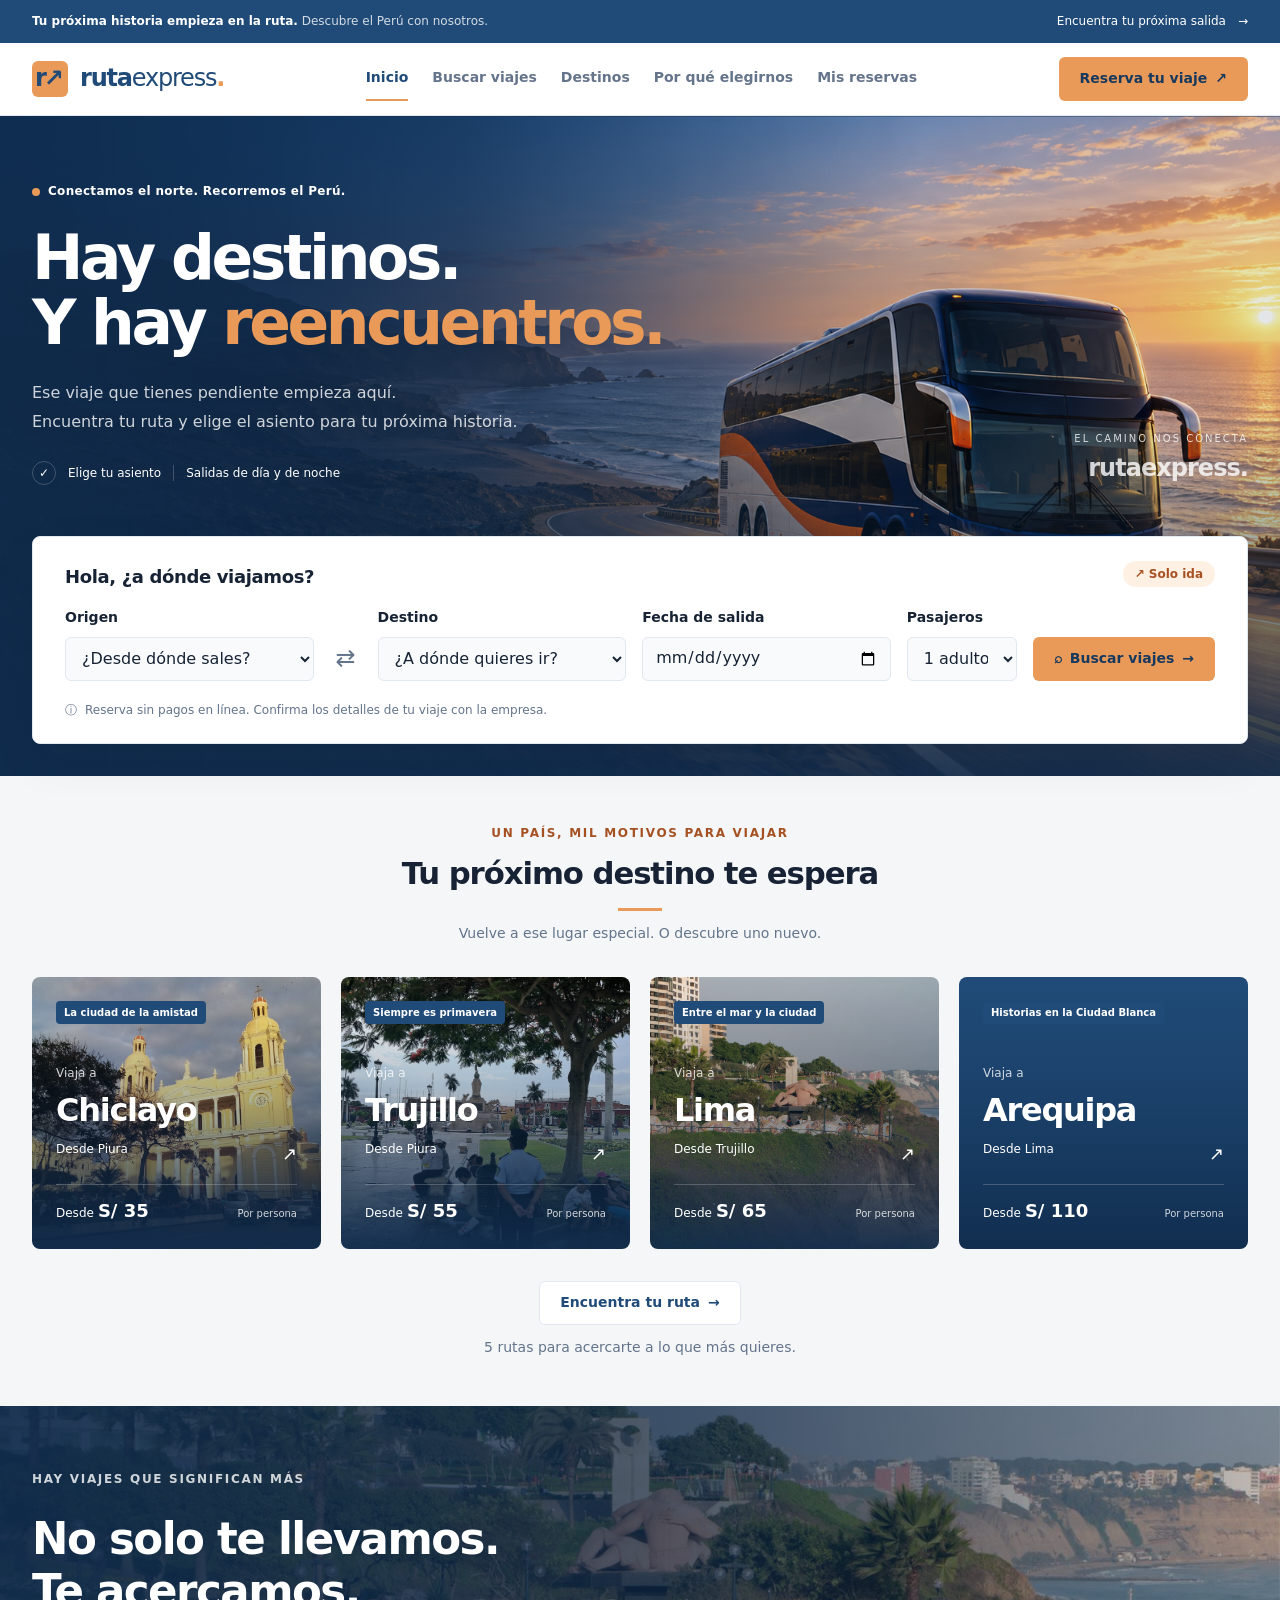
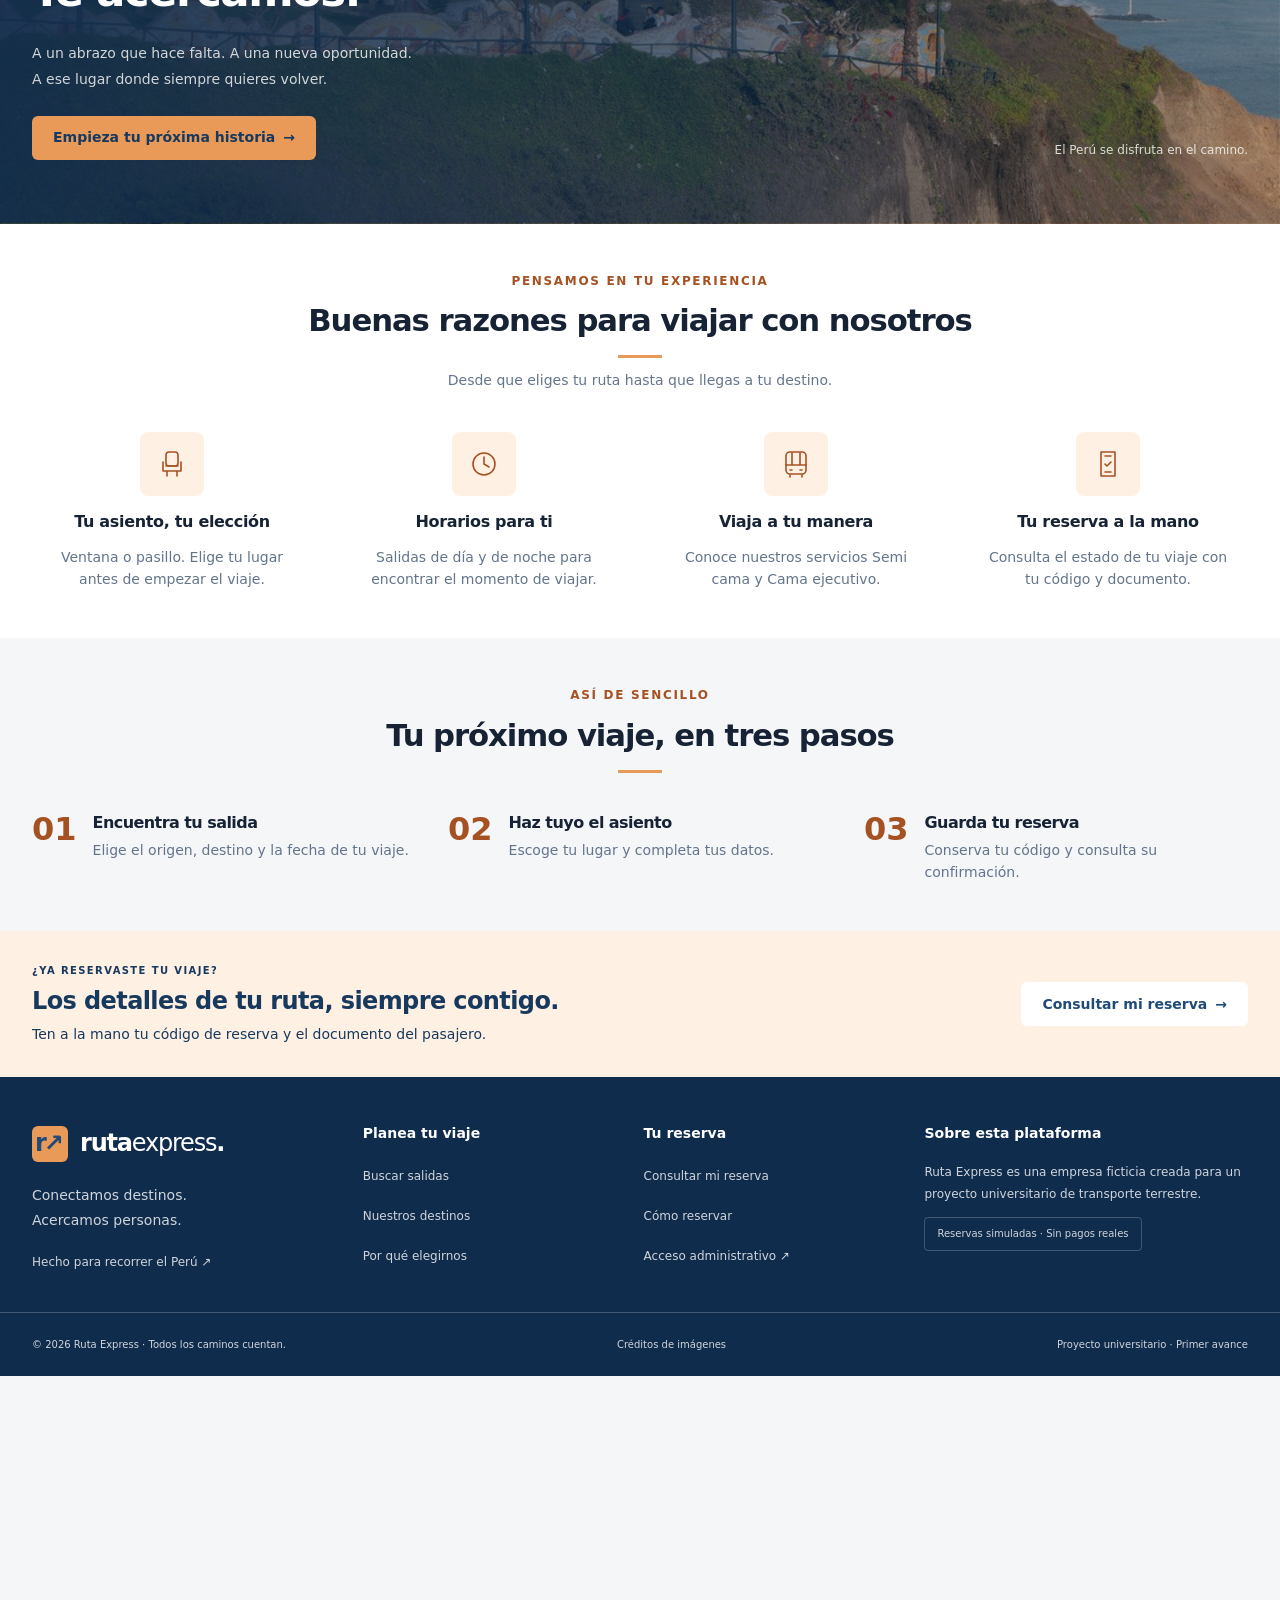
<file: index.html>
<!doctype html>
<html lang="es-PE">
  <head>
    <meta charset="UTF-8" />
    <meta name="viewport" content="width=device-width, initial-scale=1" />
    <meta http-equiv="refresh" content="0;url=cliente/index.html" />
    <title>Ruta Express</title>
  </head>
  <body>
    <p><a href="cliente/index.html">Abrir Ruta Express · Web del cliente</a></p>
    <p><a href="admin/index.html">Abrir panel administrativo</a></p>
  </body>
</html>
</file>
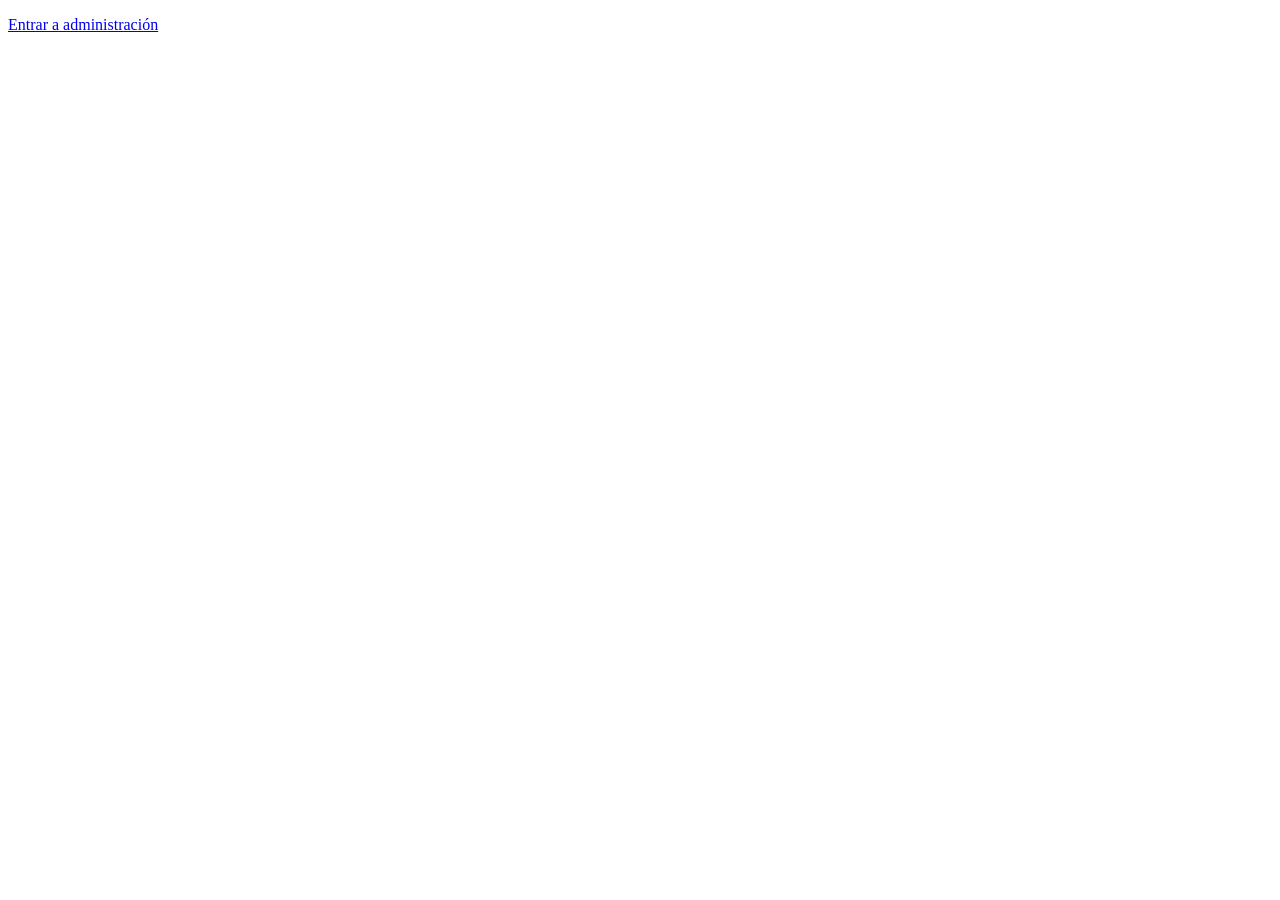
<file: admin/index.html>
<!doctype html>
<html lang="es-PE">
<head>
  <meta charset="UTF-8">
  <meta name="viewport" content="width=device-width, initial-scale=1">
  <meta http-equiv="refresh" content="0;url=index.php">
  <title>Administración · Ruta Express</title>
</head>
<body><p><a href="index.php">Entrar a administración</a></p></body>
</html>
</file>
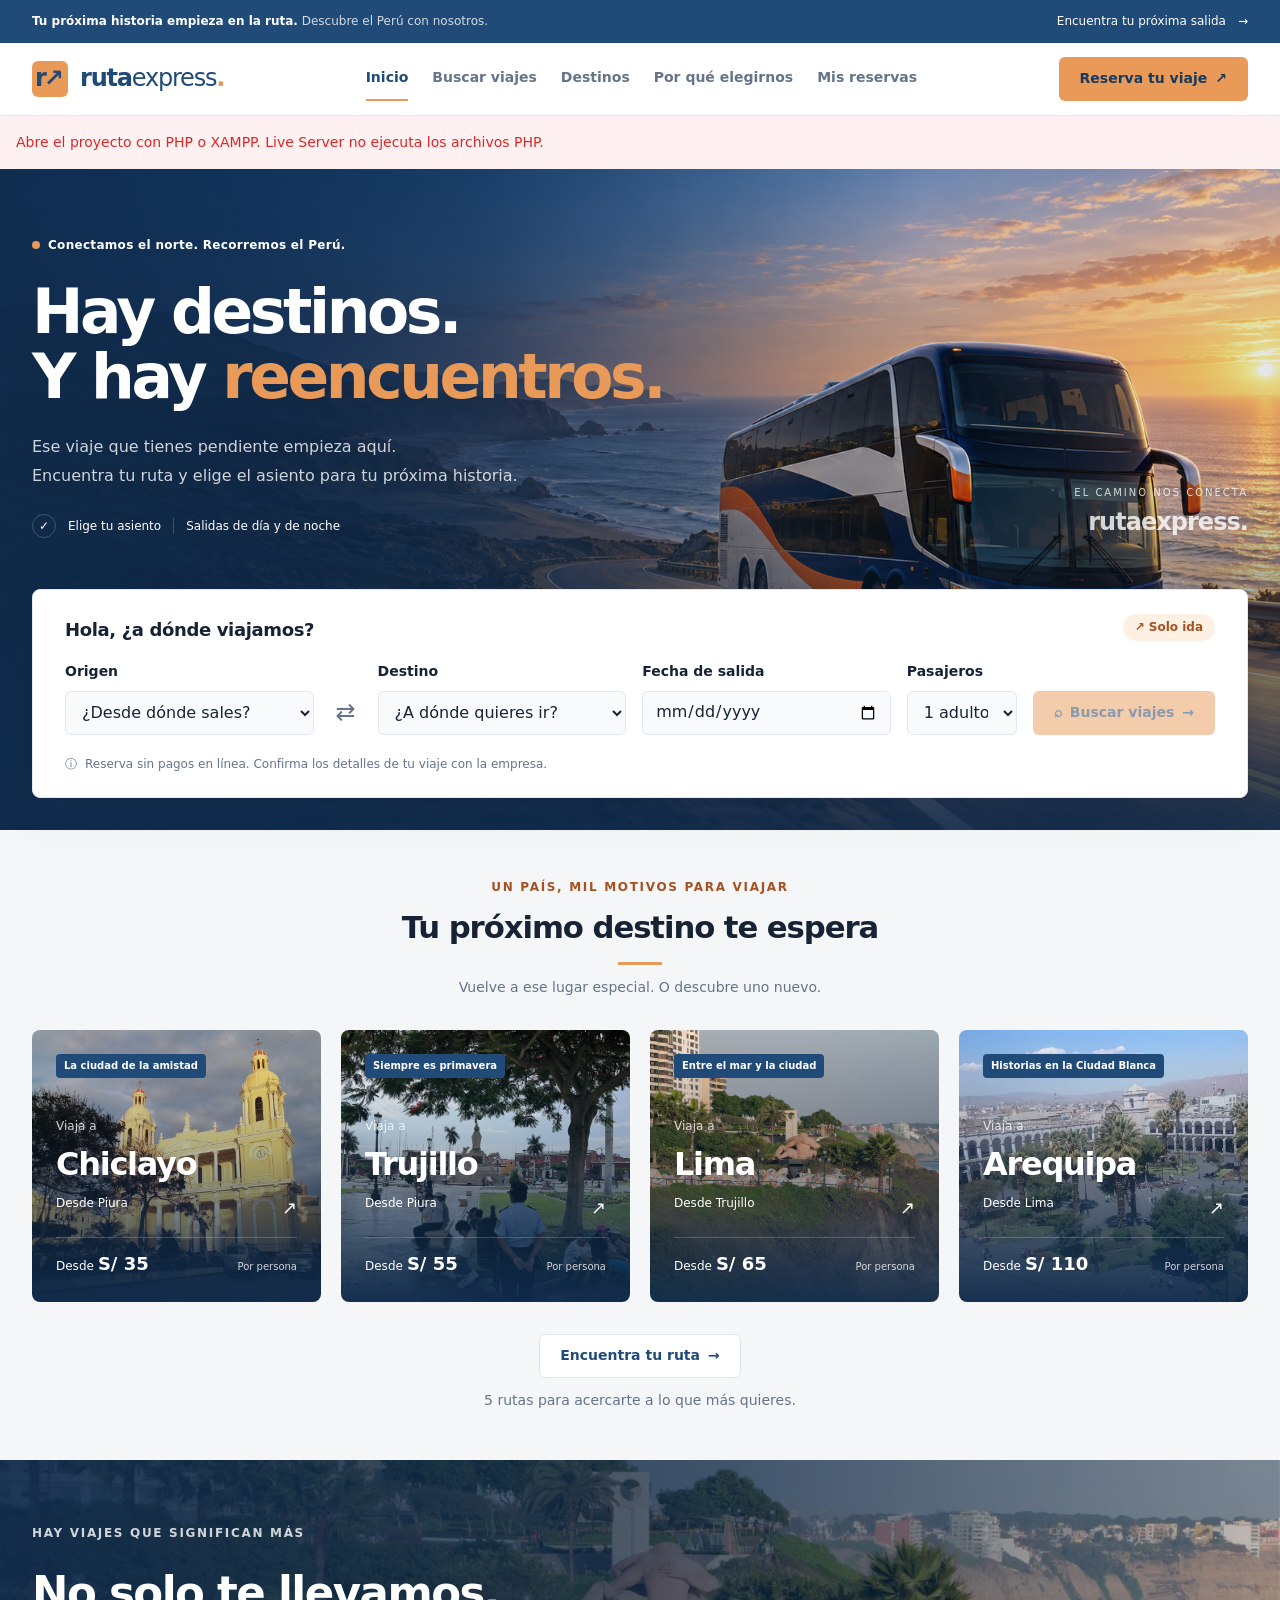
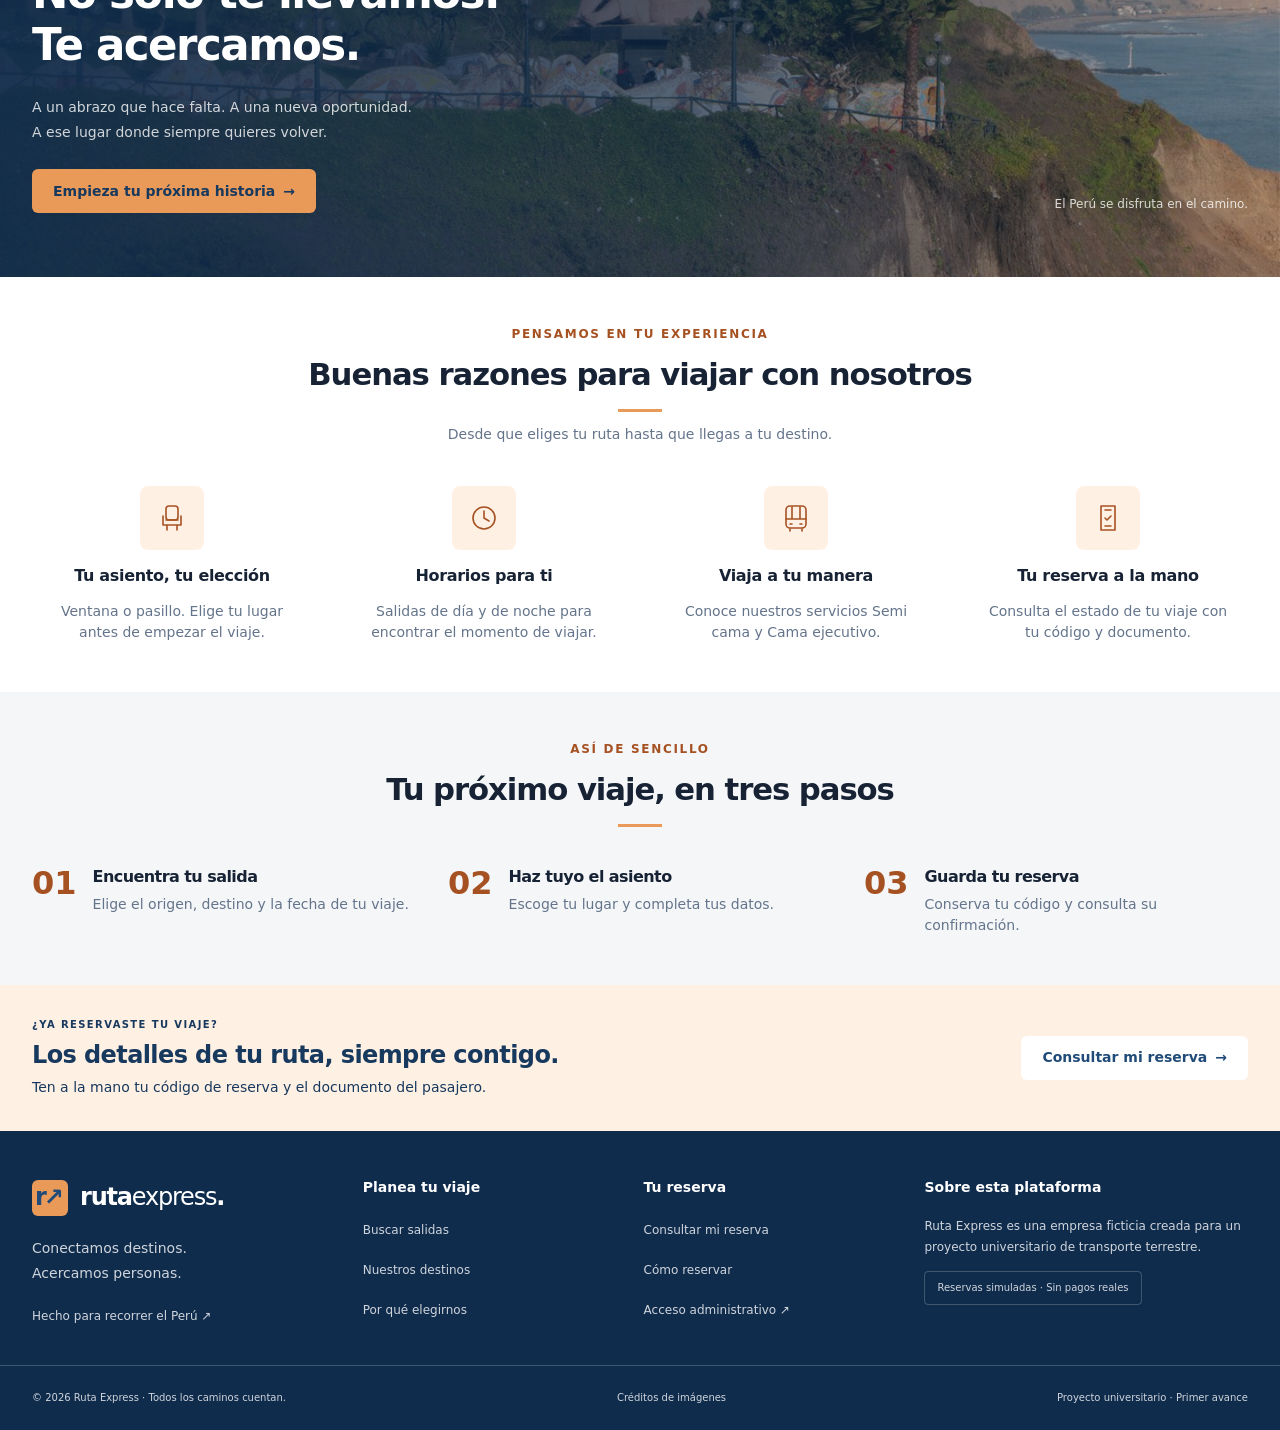
<file: cliente/index.html>
<!doctype html>
<html lang="es-PE">
  <head>
    <meta charset="UTF-8" />
    <meta name="viewport" content="width=device-width, initial-scale=1" />
    <meta
      name="description"
      content="Reserva tu próximo viaje por el Perú con Ruta Express. Demostración universitaria de reservas de transporte terrestre."
    />
    <title>Ruta Express · Tu próximo destino empieza aquí</title>
    <link rel="icon" href="../assets/img/favicon.svg" type="image/svg+xml" />
    <link rel="stylesheet" href="../shared/css/reset.css" />
    <link rel="stylesheet" href="../shared/css/tokens.css" />
    <link rel="stylesheet" href="../shared/css/layout.css" />
    <link rel="stylesheet" href="../shared/css/utilities.css" />
    <link rel="stylesheet" href="../shared/css/components.css" />
    <link rel="stylesheet" href="css/styles.css" />
    <script type="module" src="js/cliente.js"></script>
  </head>
  <body>
    <a class="skip-link btn btn--primary" href="#main">Saltar al contenido</a>
    <div class="announcement">
      <div class="container announcement__inner">
        <span
          ><strong>Tu próxima historia empieza en la ruta.</strong> Descubre el
          Perú con nosotros.</span
        ><a href="#buscar"
          >Encuentra tu próxima salida <span aria-hidden="true">→</span></a
        >
      </div>
    </div>
    <header class="site-header">
      <div class="container site-header__inner">
        <a href="#inicio" class="brand" aria-label="Ruta Express, inicio"
          ><span class="brand__mark" aria-hidden="true">r↗</span
          ><span
            >ruta<span class="brand__suffix">express</span
            ><span class="brand__dot">.</span></span
          ></a
        >
        <nav aria-label="Navegación principal" class="site-nav">
          <a href="#inicio" data-nav="inicio" aria-current="page">Inicio</a>
          <a href="#buscar" data-nav="buscar">Buscar viajes</a>
          <a href="#destinos" data-nav="destinos">Destinos</a>
          <a href="#beneficios" data-nav="beneficios">Por qué elegirnos</a>
          <a href="#mis-reservas" data-nav="mis-reservas">Mis reservas</a>
        </nav>
        <a href="#buscar" class="btn btn--orange header-booking"
          >Reserva tu viaje <span aria-hidden="true">↗</span></a
        >
      </div>
    </header>
    <main id="main">
      <div class="container" id="app-notice" role="alert" hidden></div>
      <section id="home-view">
        <div class="hero-shell">
          <section class="container hero" aria-labelledby="hero-title">
            <div class="hero__copy">
              <span class="hero__label"
                ><span class="hero__label-dot" aria-hidden="true"></span>
                Conectamos el norte. Recorremos el Perú.</span
              >
              <h1 id="hero-title">
                Hay destinos.<br />Y hay <span>reencuentros.</span>
              </h1>
              <p>
                Ese viaje que tienes pendiente empieza aquí.<br
                  class="desktop-break"
                />
                Encuentra tu ruta y elige el asiento para tu próxima historia.
              </p>
              <div class="hero__trust">
                <span class="trust-icon" aria-hidden="true">✓</span
                ><span>Elige tu asiento</span
                ><span class="hero__trust-line" aria-hidden="true"></span
                ><span>Salidas de día y de noche</span>
              </div>
            </div>
            <div class="hero__signature" aria-hidden="true">
              <span>EL CAMINO NOS CONECTA</span><strong>rutaexpress.</strong>
            </div>
          </section>
          <section
            class="container search-section"
            id="buscar"
            aria-labelledby="search-title"
          >
            <div class="search-panel">
              <div class="section-heading">
                <h2 id="search-title">Hola, ¿a dónde viajamos?</h2>
                <span class="search-panel__type">↗ Solo ida</span>
              </div>
              <form id="search-form" class="search-form" novalidate>
                <div class="field search-form__field">
                  <label for="origin">Origen</label
                  ><select
                    id="origin"
                    name="origen"
                    required
                    aria-describedby="origin-error"
                  >
                    <option value="">¿Desde dónde sales?</option></select
                  ><span class="field-error" id="origin-error"></span>
                </div>
                <div class="field search-form__swap">
                  <span class="field-spacer" aria-hidden="true">↔</span
                  ><button
                    class="swap-button"
                    type="button"
                    id="swap-cities"
                    aria-label="Intercambiar origen y destino"
                  >
                    ⇄
                  </button>
                </div>
                <div class="field search-form__field">
                  <label for="destination">Destino</label
                  ><select
                    id="destination"
                    name="destino"
                    required
                    aria-describedby="destination-error"
                  >
                    <option value="">¿A dónde quieres ir?</option></select
                  ><span class="field-error" id="destination-error"></span>
                </div>
                <div class="field search-form__field">
                  <label for="departure-date">Fecha de salida</label
                  ><input
                    id="departure-date"
                    type="date"
                    name="fecha"
                    required
                    aria-describedby="departure-date-error"
                  /><span class="field-error" id="departure-date-error"></span>
                </div>
                <div class="field search-form__passengers">
                  <label for="passengers">Pasajeros</label
                  ><select
                    id="passengers"
                    name="pasajeros"
                    aria-describedby="passengers-help"
                  >
                    <option value="1">1 adulto</option></select
                  ><span class="sr-only" id="passengers-help"
                    >Una persona por reserva en esta demostración.</span
                  >
                </div>
                <div class="field search-form__action">
                  <span class="field-spacer" aria-hidden="true">Buscar</span
                  ><button
                    type="submit"
                    class="btn btn--orange search-form__button"
                  >
                    <span aria-hidden="true">⌕</span> Buscar viajes
                    <span aria-hidden="true">→</span>
                  </button>
                </div>
              </form>
              <p class="search-panel__note">
                <span aria-hidden="true">ⓘ</span> Reserva sin pagos en línea.
                Confirma los detalles de tu viaje con la empresa.
              </p>
            </div>
          </section>
        </div>
        <section
          id="results-section"
          class="container section stack"
          aria-labelledby="results-title"
          hidden
        >
          <div class="section-heading">
            <div>
              <span class="eyebrow muted">Elige cómo quieres viajar</span>
              <h2 id="results-title" tabindex="-1">Tus próximas salidas</h2>
              <p class="muted small" id="results-count" role="status"></p>
            </div>
            <span class="badge">Precios en soles · Por persona</span>
          </div>
          <div id="trip-results" class="stack" aria-live="polite"></div>
        </section>
        <section
          class="container section stack destinations-section"
          id="destinos"
          aria-labelledby="destinations-title"
        >
          <div class="section-heading section-heading--center">
            <div>
              <span class="eyebrow section-kicker"
                >Un país, mil motivos para viajar</span
              >
              <h2 id="destinations-title">Tu próximo destino te espera</h2>
              <p class="muted small">
                Vuelve a ese lugar especial. O descubre uno nuevo.
              </p>
            </div>
          </div>
          <div class="destination-grid">
            <button
              class="destination-card destination-card--chiclayo"
              type="button"
              data-origin="Piura"
              data-destination="Chiclayo"
            >
              <span class="destination-card__tag">La ciudad de la amistad</span
              ><span class="destination-card__content"
                ><span class="small">Viaja a</span><strong>Chiclayo</strong
                ><span
                  >Desde Piura <span aria-hidden="true">↗</span></span
                ></span
              ><span class="destination-card__price"
                >Desde <strong>S/ 35</strong><span>Por persona</span></span
              >
            </button>
            <button
              class="destination-card destination-card--trujillo"
              type="button"
              data-origin="Piura"
              data-destination="Trujillo"
            >
              <span class="destination-card__tag">Siempre es primavera</span
              ><span class="destination-card__content"
                ><span class="small">Viaja a</span><strong>Trujillo</strong
                ><span
                  >Desde Piura <span aria-hidden="true">↗</span></span
                ></span
              ><span class="destination-card__price"
                >Desde <strong>S/ 55</strong><span>Por persona</span></span
              >
            </button>
            <button
              class="destination-card destination-card--lima"
              type="button"
              data-origin="Trujillo"
              data-destination="Lima"
            >
              <span class="destination-card__tag">Entre el mar y la ciudad</span
              ><span class="destination-card__content"
                ><span class="small">Viaja a</span><strong>Lima</strong
                ><span
                  >Desde Trujillo <span aria-hidden="true">↗</span></span
                ></span
              ><span class="destination-card__price"
                >Desde <strong>S/ 65</strong><span>Por persona</span></span
              >
            </button>
            <button
              class="destination-card destination-card--arequipa"
              type="button"
              data-origin="Lima"
              data-destination="Arequipa"
            >
              <span class="destination-card__tag"
                >Historias en la Ciudad Blanca</span
              ><span class="destination-card__content"
                ><span class="small">Viaja a</span><strong>Arequipa</strong
                ><span>Desde Lima <span aria-hidden="true">↗</span></span></span
              ><span class="destination-card__price"
                >Desde <strong>S/ 110</strong><span>Por persona</span></span
              >
            </button>
          </div>
          <div class="destinations-action">
            <a class="btn btn--secondary" href="#buscar"
              >Encuentra tu ruta <span aria-hidden="true">→</span></a
            ><span class="muted small"
              >5 rutas para acercarte a lo que más quieres.</span
            >
          </div>
        </section>
        <section class="travel-story" aria-labelledby="story-title">
          <div class="container travel-story__inner">
            <div class="travel-story__copy">
              <span class="eyebrow">Hay viajes que significan más</span>
              <h2 id="story-title">No solo te llevamos.<br />Te acercamos.</h2>
              <p>
                A un abrazo que hace falta. A una nueva oportunidad.<br
                  class="desktop-break"
                />
                A ese lugar donde siempre quieres volver.
              </p>
              <a class="btn btn--orange" href="#buscar"
                >Empieza tu próxima historia
                <span aria-hidden="true">→</span></a
              >
            </div>
            <span class="travel-story__caption"
              >El Perú se disfruta en el camino.</span
            >
          </div>
        </section>
        <section
          class="benefits-section"
          id="beneficios"
          aria-labelledby="benefits-title"
        >
          <div class="container stack">
            <div class="section-heading section-heading--center">
              <div>
                <span class="eyebrow section-kicker"
                  >Pensamos en tu experiencia</span
                >
                <h2 id="benefits-title">
                  Buenas razones para viajar con nosotros
                </h2>
                <p class="muted small">
                  Desde que eliges tu ruta hasta que llegas a tu destino.
                </p>
              </div>
            </div>
            <div class="benefits-layout">
              <div class="benefit">
                <span class="benefit__icon" aria-hidden="true"
                  ><svg viewBox="0 0 32 32" fill="none">
                    <rect x="10" y="4" width="12" height="14" rx="3" />
                    <path d="M7 14v9h18v-9M11 23v5m10-5v5M10 18h12" /></svg
                ></span>
                <h3>Tu asiento, tu elección</h3>
                <p>
                  Ventana o pasillo. Elige tu lugar antes de empezar el viaje.
                </p>
              </div>
              <div class="benefit">
                <span class="benefit__icon" aria-hidden="true"
                  ><svg viewBox="0 0 32 32" fill="none">
                    <circle cx="16" cy="16" r="11" />
                    <path d="M16 9v7l5 3" /></svg
                ></span>
                <h3>Horarios para ti</h3>
                <p>
                  Salidas de día y de noche para encontrar el momento de viajar.
                </p>
              </div>
              <div class="benefit">
                <span class="benefit__icon" aria-hidden="true"
                  ><svg viewBox="0 0 32 32" fill="none">
                    <rect x="6" y="4" width="20" height="22" rx="4" />
                    <path
                      d="M6 17h20M12 5v12M20 5v12M10 22h2m8 0h2M10 27v2m12-2v2"
                    /></svg
                ></span>
                <h3>Viaja a tu manera</h3>
                <p>Conoce nuestros servicios Semi cama y Cama ejecutivo.</p>
              </div>
              <div class="benefit">
                <span class="benefit__icon" aria-hidden="true">
                  <svg viewBox="0 0 32 32" fill="none">
                    <path d="M9 4h14v24H9zM13 8h6m-6 16h6M13 16l2 2 4-4" /></svg
                ></span>
                <h3>Tu reserva a la mano</h3>
                <p>Consulta el estado de tu viaje con tu código y documento.</p>
              </div>
            </div>
          </div>
        </section>
        <section
          class="booking-guide section"
          id="como-reservar"
          aria-labelledby="guide-title"
        >
          <div class="container stack">
            <div class="section-heading section-heading--center">
              <div>
                <span class="eyebrow section-kicker">Así de sencillo</span>
                <h2 id="guide-title">Tu próximo viaje, en tres pasos</h2>
              </div>
            </div>
            <ol class="booking-guide__steps">
              <li>
                <span class="booking-guide__number">01</span>
                <div>
                  <h3>Encuentra tu salida</h3>
                  <p>Elige el origen, destino y la fecha de tu viaje.</p>
                </div>
              </li>
              <li>
                <span class="booking-guide__number">02</span>
                <div>
                  <h3>Haz tuyo el asiento</h3>
                  <p>Escoge tu lugar y completa tus datos.</p>
                </div>
              </li>
              <li>
                <span class="booking-guide__number">03</span>
                <div>
                  <h3>Guarda tu reserva</h3>
                  <p>Conserva tu código y consulta su confirmación.</p>
                </div>
              </li>
            </ol>
          </div>
        </section>
        <section class="reservation-help" aria-labelledby="help-title">
          <div class="container reservation-help__inner">
            <div>
              <span class="eyebrow">¿Ya reservaste tu viaje?</span>
              <h2 id="help-title">Los detalles de tu ruta, siempre contigo.</h2>
              <p>
                Ten a la mano tu código de reserva y el documento del pasajero.
              </p>
            </div>
            <a class="btn btn--light" href="#mis-reservas"
              >Consultar mi reserva <span aria-hidden="true">→</span></a
            >
          </div>
        </section>
      </section>
      <section
        id="booking-view"
        class="container section stack"
        aria-labelledby="booking-title"
        hidden
      >
        <div class="section-heading">
          <div>
            <span class="eyebrow muted">Un paso más cerca</span>
            <h1 id="booking-title" tabindex="-1">Haz tuyo el viaje</h1>
            <p class="muted">Elige tu asiento y completa tus datos.</p>
          </div>
          <button id="back-results" class="btn btn--secondary" type="button">
            ← Volver a los viajes
          </button>
        </div>
        <ol class="booking-steps" aria-label="Pasos de la reserva">
          <li class="is-current"><span>1</span> Asiento y pasajero</li>
          <li><span>2</span> Revisión</li>
          <li><span>3</span> Reserva lista</li>
        </ol>
        <div id="booking-alert" class="alert" role="alert" hidden></div>
        <div class="split">
          <div class="stack">
            <section class="card" aria-labelledby="seat-title">
              <div class="section-heading">
                <div>
                  <h2 id="seat-title">01. Elige tu asiento</h2>
                  <p class="muted small">
                    Un asiento por reserva · Distribución 2 + 2
                  </p>
                </div>
                <span class="badge" id="available-count"></span>
              </div>
              <div class="seat-selector">
                <span class="small muted">Frente del bus · Conductor ↗</span>
                <div
                  class="seat-grid"
                  id="seat-grid"
                  role="group"
                  aria-label="Selecciona un asiento"
                ></div>
                <div class="seat-legend">
                  <span
                    ><i class="swatch" aria-hidden="true"></i>Disponible</span
                  ><span
                    ><i class="swatch swatch--occupied" aria-hidden="true"></i
                    >Ocupado</span
                  ><span
                    ><i class="swatch swatch--selected" aria-hidden="true"></i
                    >Tu asiento</span
                  >
                </div>
              </div>
            </section>
            <section class="card" aria-labelledby="passenger-title">
              <div class="stack gap-2">
                <h2 id="passenger-title">02. Datos del pasajero</h2>
                <p class="muted small">
                  Ingresa tus datos tal como aparecen en tu documento. Todos los
                  campos son obligatorios.
                </p>
              </div>
              <form id="passenger-form" class="stack" novalidate>
                <div class="form-row">
                  <div class="field">
                    <label for="document-type">Tipo de documento</label
                    ><select
                      id="document-type"
                      name="tipoDocumento"
                      required
                      aria-describedby="document-type-error"
                    >
                      <option value="DNI">DNI</option>
                      <option value="CE">Carné de extranjería</option></select
                    ><span class="field-error" id="document-type-error"></span>
                  </div>
                  <div class="field">
                    <label for="document-number">Número de documento</label
                    ><input
                      id="document-number"
                      name="numeroDocumento"
                      inputmode="numeric"
                      maxlength="12"
                      required
                      autocomplete="off"
                      placeholder="Ej. 12345678"
                      aria-describedby="document-number-error"
                    /><span
                      class="field-error"
                      id="document-number-error"
                    ></span>
                  </div>
                </div>
                <div class="form-row">
                  <div class="field">
                    <label for="first-name">Nombres</label
                    ><input
                      id="first-name"
                      name="nombres"
                      required
                      maxlength="70"
                      autocomplete="given-name"
                      placeholder="Tus nombres"
                      aria-describedby="first-name-error"
                    /><span class="field-error" id="first-name-error"></span>
                  </div>
                  <div class="field">
                    <label for="last-name">Apellidos</label
                    ><input
                      id="last-name"
                      name="apellidos"
                      required
                      maxlength="70"
                      autocomplete="family-name"
                      placeholder="Tus apellidos"
                      aria-describedby="last-name-error"
                    /><span class="field-error" id="last-name-error"></span>
                  </div>
                </div>
                <div class="form-row">
                  <div class="field">
                    <label for="phone">Celular</label
                    ><input
                      id="phone"
                      name="telefono"
                      type="tel"
                      inputmode="numeric"
                      required
                      maxlength="9"
                      autocomplete="tel-national"
                      placeholder="Ej. 987654321"
                      aria-describedby="phone-error"
                    /><span class="field-error" id="phone-error"></span>
                  </div>
                  <div class="field">
                    <label for="email">Correo electrónico</label
                    ><input
                      id="email"
                      name="correo"
                      type="email"
                      required
                      maxlength="120"
                      autocomplete="email"
                      placeholder="tu@correo.com"
                      aria-describedby="email-error"
                    /><span class="field-error" id="email-error"></span>
                  </div>
                </div>
                <p class="small muted">
                  Estos datos identifican al pasajero y se guardan con su
                  reserva en la base de datos.
                </p>
                <button class="btn btn--primary" type="submit">
                  Revisar mi reserva →
                </button>
              </form>
            </section>
          </div>
          <aside class="card booking-summary" aria-labelledby="summary-title">
            <h2 id="summary-title">Tu viaje</h2>
            <div id="booking-summary" class="stack"></div>
            <div class="alert">
              Reserva simulada. No se realizará ningún cobro.
            </div>
          </aside>
        </div>
      </section>
      <section
        id="ticket-view"
        class="container section stack"
        aria-labelledby="confirmation-title"
        hidden
      >
        <div class="confirmation-heading">
          <span class="confirmation-icon" aria-hidden="true">✓</span
          ><span class="eyebrow">El viaje empieza aquí</span>
          <h1 id="confirmation-title" tabindex="-1">¡Tu reserva está lista!</h1>
          <p class="muted">
            Está pendiente de confirmación por la empresa. No has realizado
            ningún pago.
          </p>
        </div>
        <div id="ticket-container"></div>
        <div class="actions ticket-actions">
          <button class="btn btn--primary" id="print-ticket" type="button">
            Imprimir boleto ↗</button
          ><a href="#mis-reservas" class="btn btn--secondary"
            >Consultar mi reserva</a
          ><a href="#inicio" class="btn btn--text">Buscar otro viaje</a>
        </div>
      </section>
      <section
        id="lookup-view"
        class="container section stack"
        aria-labelledby="lookup-title"
        hidden
      >
        <div class="section-heading">
          <div>
            <span class="eyebrow muted"
              >Todos los detalles, en un solo lugar</span
            >
            <h1 id="lookup-title" tabindex="-1">Mis reservas</h1>
            <p class="muted">
              Ten a la mano tu código de reserva y el documento del pasajero.
            </p>
          </div>
        </div>
        <form id="lookup-form" class="card lookup-form" novalidate>
          <div class="form-row">
            <div class="field">
              <label for="lookup-code">Código de reserva</label
              ><input
                id="lookup-code"
                name="codigo"
                placeholder="RES-XXXXXXXXXX"
                maxlength="30"
                required
                aria-describedby="lookup-code-error"
              /><span class="field-error" id="lookup-code-error"></span>
            </div>
            <div class="field">
              <label for="lookup-document">Documento del pasajero</label
              ><input
                id="lookup-document"
                name="documento"
                placeholder="DNI o CE"
                maxlength="12"
                required
                aria-describedby="lookup-document-error"
              /><span class="field-error" id="lookup-document-error"></span>
            </div>
          </div>
          <button type="submit" class="btn btn--primary">
            Consultar reserva →
          </button>
          <p class="small muted">
            Por tu privacidad, necesitas ambos datos para consultar una reserva.
          </p>
        </form>
        <div id="lookup-result" aria-live="polite"></div>
      </section>
    </main>
    <footer class="site-footer">
      <div class="container site-footer__main">
        <div class="site-footer__brand">
          <a href="#inicio" class="brand"
            ><span class="brand__mark" aria-hidden="true">r↗</span
            ><span>ruta<span class="brand__suffix">express</span>.</span></a
          >
          <p>Conectamos destinos.<br />Acercamos personas.</p>
          <span class="site-footer__country"
            >Hecho para recorrer el Perú ↗</span
          >
        </div>
        <div class="site-footer__column">
          <h2>Planea tu viaje</h2>
          <a href="#buscar">Buscar salidas</a
          ><a href="#destinos">Nuestros destinos</a
          ><a href="#beneficios">Por qué elegirnos</a>
        </div>
        <div class="site-footer__column">
          <h2>Tu reserva</h2>
          <a href="#mis-reservas">Consultar mi reserva</a
          ><a href="#como-reservar">Cómo reservar</a
          ><a href="../admin/index.php">Acceso administrativo ↗</a>
        </div>
        <div class="site-footer__column site-footer__about">
          <h2>Sobre esta plataforma</h2>
          <p>
            Ruta Express es una empresa ficticia creada para un proyecto
            universitario de transporte terrestre.
          </p>
          <span class="site-footer__demo"
            >Reservas simuladas · Sin pagos reales</span
          >
        </div>
      </div>
      <div class="container site-footer__bottom">
        <span
          >© <span id="current-year">2026</span> Ruta Express · Todos los
          caminos cuentan.</span
        ><a href="../assets/img/creditos.html">Créditos de imágenes</a
        ><span>Proyecto universitario · Primer avance</span>
      </div>
    </footer>
    <dialog id="review-dialog" class="dialog" aria-labelledby="review-title">
      <div class="dialog__body">
        <div class="dialog__header">
          <h2 id="review-title">Revisa tu reserva</h2>
          <button
            class="btn btn--text"
            type="button"
            id="close-review"
            aria-label="Cerrar revisión"
          >
            ✕
          </button>
        </div>
        <p class="muted small">
          Verifica tus datos antes de reservar. El asiento se comprobará
          nuevamente al confirmar.
        </p>
        <div id="review-content"></div>
        <div class="alert">
          Esta operación crea una reserva pendiente. No incluye ningún pago.
        </div>
        <div id="review-error" role="alert" hidden></div>
        <div class="actions">
          <button class="btn btn--primary" id="confirm-booking" type="button">
            Confirmar reserva</button
          ><button class="btn btn--secondary" id="edit-booking" type="button">
            Seguir editando
          </button>
        </div>
      </div>
    </dialog>
    <noscript
      ><div class="container section">
        <p class="alert alert--error">
          Activa JavaScript para buscar viajes y gestionar reservas.
        </p>
      </div></noscript
    >
  </body>
</html>
</file>
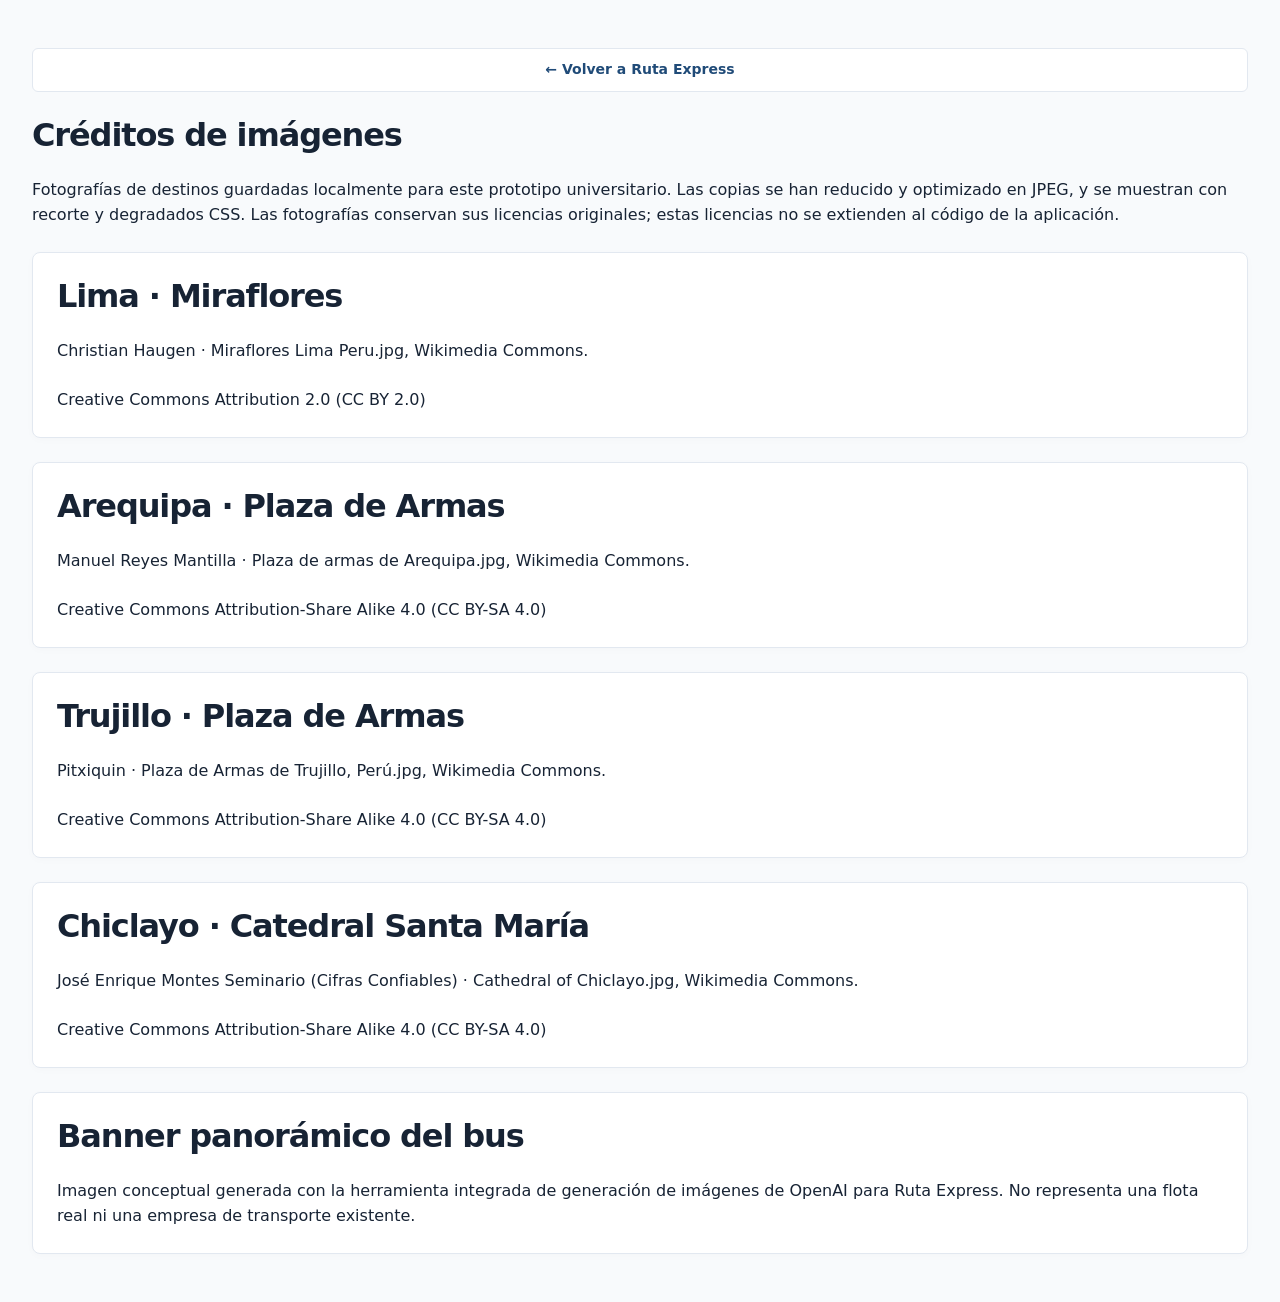
<file: assets/img/creditos.html>
<!doctype html>
<html lang="es-PE">
  <head>
    <meta charset="UTF-8" />
    <meta name="viewport" content="width=device-width, initial-scale=1" />
    <title>Créditos de imágenes · Ruta Express</title>
    <link rel="icon" href="favicon.svg" type="image/svg+xml" />
    <link rel="stylesheet" href="../../shared/css/reset.css" />
    <link rel="stylesheet" href="../../shared/css/tokens.css" />
    <link rel="stylesheet" href="../../shared/css/layout.css" />
    <link rel="stylesheet" href="../../shared/css/utilities.css" />
    <link rel="stylesheet" href="../../shared/css/components.css" />
  </head>
  <body>
    <main class="container section stack">
      <a href="../../cliente/index.html" class="btn btn--secondary"
        >← Volver a Ruta Express</a
      >
      <h1>Créditos de imágenes</h1>
      <p>
        Fotografías de destinos guardadas localmente para este prototipo
        universitario. Las copias se han reducido y optimizado en JPEG, y se
        muestran con recorte y degradados CSS. Las fotografías conservan sus
        licencias originales; estas licencias no se extienden al código de la
        aplicación.
      </p>
      <article class="card">
        <h2>Lima · Miraflores</h2>
        <p>
          Christian Haugen ·
          <a
            href="https://commons.wikimedia.org/wiki/File:Miraflores_Lima_Peru.jpg"
            >Miraflores Lima Peru.jpg, Wikimedia Commons</a
          >.
        </p>
        <a href="https://creativecommons.org/licenses/by/2.0/"
          >Creative Commons Attribution 2.0 (CC BY 2.0)</a
        >
      </article>
      <article class="card">
        <h2>Arequipa · Plaza de Armas</h2>
        <p>
          Manuel Reyes Mantilla ·
          <a
            href="https://commons.wikimedia.org/wiki/File:Plaza_de_armas_de_Arequipa.jpg"
            >Plaza de armas de Arequipa.jpg, Wikimedia Commons</a
          >.
        </p>
        <a href="https://creativecommons.org/licenses/by-sa/4.0/"
          >Creative Commons Attribution-Share Alike 4.0 (CC BY-SA 4.0)</a
        >
      </article>
      <article class="card">
        <h2>Trujillo · Plaza de Armas</h2>
        <p>
          Pitxiquin ·
          <a
            href="https://commons.wikimedia.org/wiki/File:Plaza_de_Armas_de_Trujillo,_Per%C3%BA.jpg"
            >Plaza de Armas de Trujillo, Perú.jpg, Wikimedia Commons</a
          >.
        </p>
        <a href="https://creativecommons.org/licenses/by-sa/4.0/"
          >Creative Commons Attribution-Share Alike 4.0 (CC BY-SA 4.0)</a
        >
      </article>
      <article class="card">
        <h2>Chiclayo · Catedral Santa María</h2>
        <p>
          José Enrique Montes Seminario (Cifras Confiables) ·
          <a
            href="https://commons.wikimedia.org/wiki/File:Cathedral_of_Chiclayo.jpg"
            >Cathedral of Chiclayo.jpg, Wikimedia Commons</a
          >.
        </p>
        <a href="https://creativecommons.org/licenses/by-sa/4.0/"
          >Creative Commons Attribution-Share Alike 4.0 (CC BY-SA 4.0)</a
        >
      </article>
      <article class="card">
        <h2>Banner panorámico del bus</h2>
        <p>
          Imagen conceptual generada con la herramienta integrada de generación
          de imágenes de OpenAI para Ruta Express. No representa una flota real
          ni una empresa de transporte existente.
        </p>
      </article>
    </main>
  </body>
</html>
</file>
<file: shared/css/tokens.css>
:root {
  color-scheme: light;
  --color-primary: #204b78;
  --color-primary-hover: #17395e;
  --color-background: #f8fafc;
  --color-surface: #ffffff;
  --color-text: #172334;
  --color-text-muted: #64748b;
  --color-border: #e2e8f0;
  --color-success: #15803d;
  --color-warning: #b45309;
  --color-danger: #dc2626;
  --color-accent: #add5c8;
  --color-accent-hover: #96c7b7;
  --color-primary-soft: #edf2f8;
  --color-success-soft: #ecfdf3;
  --color-warning-soft: #fffbeb;
  --color-danger-soft: #fff1f2;
  --color-hero: #eaf0e9;
  --color-hero-detail: #d5e0d0;
  --color-road: #b3c4b1;
  --color-seat: #d9e1e9;
  --color-white-muted: #c0ccda;
  --color-overlay: #17233480;
  --color-brand-orange: #e99a59;
  --color-brand-orange-hover: var(--color-orange-ink);
  --color-brand-orange-soft: #fff0e4;
  --color-orange-ink: #a65122;
  --color-public-background: #f4f6f8;
  --color-footer: #102c4d;
  --color-white-soft: #ffffffcc;
  --color-white-border: #ffffff33;
  --color-transparent: transparent;
  --gradient-hero: linear-gradient(90deg, #102c4de8 0%, #102c4db3 36%, #102c4d1a 72%), linear-gradient(0deg, #102c4de6 0%, #102c4d00 55%);
  --gradient-destination: linear-gradient(0deg, #102c4df2, #102c4d55 55%, #102c4d00);
  --gradient-story: linear-gradient(90deg, #102c4df2, #102c4db3 55%, #102c4d33);
  --font-family: 'Segoe UI', system-ui, -apple-system, sans-serif;
  --font-2xs: .625rem;
  --font-compact: .6875rem;
  --font-xs: .75rem;
  --font-sm: .875rem;
  --font-base: 1rem;
  --font-lg: 1.125rem;
  --font-xl: 1.5rem;
  --font-2xl: 2rem;
  --font-display: clamp(2.5rem, 4.8vw, 4.5rem);
  --space-1: 4px;
  --space-2: 8px;
  --space-3: 12px;
  --space-4: 16px;
  --space-5: 20px;
  --space-6: 24px;
  --space-8: 32px;
  --space-10: 40px;
  --space-12: 48px;
  --space-16: 64px;
  --radius-sm: 4px;
  --radius-md: 6px;
  --radius-lg: 8px;
  --radius-xl: 12px;
  --radius-pill: 999px;
  --border: 1px solid var(--color-border);
  --shadow-sm: 0 2px 8px #17233405;
  --shadow-lg: 0 16px 48px #17233412;
  --container-max: 1280px;
  --container-admin-max: 1600px;
  --ticket-max: 740px;
  --summary-width: 340px;
  --dialog-width: 560px;
  --dialog-wide-width: 680px;
  --sidebar-width: 256px;
  --header-height: 72px;
  --control-height: 44px;
  --hero-copy-max: 640px;
  --hero-min-height: 340px;
  --destination-min-height: 272px;
  --transition: 160ms ease;
}
</file>
<file: shared/css/layout.css>
body {
  font-family: var(--font-family);
  font-size: var(--font-base);
  line-height: 1.55;
  color: var(--color-text);
  background: var(--color-background);
}
.container {
  width: 100%;
  max-width: var(--container-max);
  margin-inline: auto;
  padding-inline: var(--space-8);
}
.stack {
  display: flex;
  flex-direction: column;
  gap: var(--space-6);
}
.section {
  padding-block: var(--space-12);
}
.section-heading {
  display: flex;
  justify-content: space-between;
  align-items: flex-end;
  gap: var(--space-6);
  flex-wrap: wrap;
}
.section-heading > div {
  display: flex;
  flex-direction: column;
  gap: var(--space-2);
}
.field {
  display: flex;
  flex-direction: column;
  gap: var(--space-2);
  min-width: 0;
}
.form-row {
  display: flex;
  flex-wrap: wrap;
  gap: var(--space-4);
}
.form-row > .field {
  flex: 1 1 180px;
}
.actions {
  display: flex;
  flex-wrap: wrap;
  align-items: center;
  gap: var(--space-3);
}
.split {
  display: flex;
  align-items: flex-start;
  gap: var(--space-8);
}
.split > :first-child {
  flex: 1;
  min-width: 0;
}
.split > :last-child {
  flex: 0 0 var(--summary-width);
}
@media (max-width: 900px) {
  .split {
    flex-direction: column;
  }
  .split > :last-child {
    flex: auto;
    width: 100%;
  }
}
@media (max-width: 600px) {
  .container {
    padding-inline: var(--space-4);
  }
  .section {
    padding-block: var(--space-8);
  }
  .section-heading {
    align-items: flex-start;
    flex-direction: column;
  }
}
</file>
<file: shared/css/utilities.css>
.flex,
.flex-row {
  display: flex;
}
.flex-col {
  display: flex;
  flex-direction: column;
}
.items-center {
  align-items: center;
}
.justify-between {
  justify-content: space-between;
}
.gap-2 {
  gap: var(--space-2);
}
.gap-4 {
  gap: var(--space-4);
}
.gap-6 {
  gap: var(--space-6);
}
.muted {
  color: var(--color-text-muted);
}
.small {
  font-size: var(--font-sm);
}
.eyebrow {
  font-size: var(--font-xs);
  font-weight: 700;
  letter-spacing: 0.14em;
  text-transform: uppercase;
}
.sr-only {
  position: absolute;
  width: 1px;
  height: 1px;
  padding: 0;
  overflow: hidden;
  clip-path: inset(50%);
  white-space: nowrap;
  border: 0;
}
.full-width {
  width: 100%;
}
</file>
<file: shared/css/components.css>
h1,
h2,
h3 {
  line-height: 1.2;
  letter-spacing: -0.035em;
}
h1 {
  font-size: var(--font-2xl);
}
h2 {
  font-size: var(--font-2xl);
}
h3 {
  font-size: var(--font-lg);
}
:focus-visible {
  outline: 3px solid var(--color-primary);
  outline-offset: 3px;
}
.btn {
  min-height: var(--control-height);
  display: inline-flex;
  align-items: center;
  justify-content: center;
  gap: var(--space-2);
  padding: var(--space-2) var(--space-5);
  border: 1px solid transparent;
  border-radius: var(--radius-md);
  font-weight: 650;
  font-size: var(--font-sm);
  transition:
    background var(--transition),
    transform var(--transition);
}
.btn:active {
  transform: translateY(1px);
}
.btn:disabled {
  opacity: 0.5;
  cursor: not-allowed;
  transform: none;
}
.btn--primary {
  background: var(--color-primary);
  color: var(--color-surface);
}
.btn--primary:hover:not(:disabled) {
  background: var(--color-primary-hover);
}
.btn--accent {
  background: var(--color-accent);
  color: var(--color-primary);
}
.btn--accent:hover:not(:disabled) {
  background: var(--color-accent-hover);
}
.btn--secondary {
  background: var(--color-surface);
  border: var(--border);
  color: var(--color-primary);
}
.btn--secondary:hover:not(:disabled),
.btn--text:hover:not(:disabled) {
  background: var(--color-primary-soft);
}
.btn--text {
  color: var(--color-primary);
  background: transparent;
  padding-inline: var(--space-3);
}
.btn--danger {
  background: var(--color-danger);
  color: var(--color-surface);
}
.btn--danger:hover:not(:disabled) {
  filter: brightness(0.9);
}
input,
select {
  width: 100%;
  height: var(--control-height);
  border: var(--border);
  background: var(--color-surface);
  color: var(--color-text);
  border-radius: var(--radius-md);
  padding: var(--space-2) var(--space-3);
  min-width: 0;
}
input::placeholder {
  color: var(--color-text-muted);
}
input:disabled,
select:disabled {
  color: var(--color-text-muted);
  background: var(--color-background);
}
label {
  font-size: var(--font-sm);
  font-weight: 600;
}
[aria-invalid="true"] {
  border-color: var(--color-danger);
}
.field-error {
  color: var(--color-danger);
  font-size: var(--font-xs);
}
.field-error:empty {
  display: none;
}
.card {
  display: flex;
  flex-direction: column;
  gap: var(--space-6);
  padding: var(--space-6);
  background: var(--color-surface);
  border: var(--border);
  border-radius: var(--radius-lg);
  box-shadow: var(--shadow-sm);
}
.badge {
  display: inline-flex;
  align-items: center;
  justify-content: center;
  gap: var(--space-2);
  border-radius: var(--radius-pill);
  padding: var(--space-1) var(--space-3);
  font-size: var(--font-xs);
  font-weight: 650;
  white-space: nowrap;
  background: var(--color-primary-soft);
  color: var(--color-primary);
}
.badge--pendiente {
  background: var(--color-warning-soft);
  color: var(--color-warning);
}
.badge--confirmada {
  background: var(--color-success-soft);
  color: var(--color-success);
}
.badge--anulada {
  background: var(--color-danger-soft);
  color: var(--color-danger);
}
.alert {
  padding: var(--space-4);
  background: var(--color-primary-soft);
  color: var(--color-primary);
  border-radius: var(--radius-md);
  font-size: var(--font-sm);
}
.alert--error {
  background: var(--color-danger-soft);
  color: var(--color-danger);
}
.alert--success {
  background: var(--color-success-soft);
  color: var(--color-success);
}
.empty-state {
  display: flex;
  flex-direction: column;
  align-items: center;
  gap: var(--space-3);
  padding: var(--space-12) var(--space-6);
  text-align: center;
  border: 1px dashed var(--color-border);
  border-radius: var(--radius-lg);
  background: var(--color-surface);
}
.empty-state__icon {
  font-size: var(--font-2xl);
  color: var(--color-text-muted);
}
.table-wrap {
  overflow-x: auto;
  border: var(--border);
  border-radius: var(--radius-lg);
  background: var(--color-surface);
}
table {
  width: 100%;
  border-collapse: collapse;
  text-align: left;
  font-size: var(--font-sm);
  white-space: nowrap;
}
th {
  padding: var(--space-3) var(--space-5);
  background: var(--color-background);
  color: var(--color-text-muted);
  font-size: var(--font-xs);
  font-weight: 600;
}
td {
  padding: var(--space-4) var(--space-5);
  border-top: var(--border);
}
tbody tr:hover {
  background: var(--color-background);
}
td .btn {
  padding-inline: var(--space-3);
}
caption {
  text-align: left;
  padding: var(--space-4) var(--space-5);
  font-weight: 600;
}
.dialog {
  width: min(var(--dialog-width), calc(100% - var(--space-8)));
  max-height: 90dvh;
  padding: var(--space-6);
  border: var(--border);
  border-radius: var(--radius-lg);
  color: var(--color-text);
  background: var(--color-surface);
  box-shadow: var(--shadow-lg);
}
.dialog::backdrop {
  background: var(--color-overlay);
}
.dialog__header {
  display: flex;
  justify-content: space-between;
  align-items: center;
  gap: var(--space-4);
}
.dialog__body {
  display: flex;
  flex-direction: column;
  gap: var(--space-5);
}
.definition-list {
  display: flex;
  flex-direction: column;
  gap: var(--space-3);
}
.definition-list > div {
  display: flex;
  justify-content: space-between;
  gap: var(--space-4);
  flex-wrap: wrap;
}
.definition-list dt {
  color: var(--color-text-muted);
  font-size: var(--font-sm);
}
.definition-list dd {
  font-size: var(--font-sm);
  font-weight: 600;
  overflow-wrap: anywhere;
}
.divider {
  border: 0;
  border-top: var(--border);
  width: 100%;
}
.brand {
  display: inline-flex;
  align-items: center;
  gap: var(--space-3);
  font-size: var(--font-xl);
  font-weight: 750;
  letter-spacing: -0.05em;
  white-space: nowrap;
}
.brand__mark {
  display: flex;
  justify-content: center;
  align-items: center;
  width: 36px;
  height: 36px;
  background: var(--color-accent);
  color: var(--color-primary);
  border-radius: var(--radius-md);
  font-size: var(--font-xl);
  letter-spacing: -0.12em;
  padding-inline-end: var(--space-1);
}
.brand__suffix {
  font-weight: 400;
}
.loading {
  display: inline-flex;
  align-items: center;
  gap: var(--space-2);
}
.loading::before {
  content: "";
  width: 16px;
  height: 16px;
  border: 2px solid var(--color-border);
  border-top-color: var(--color-primary);
  border-radius: 50%;
  animation: spin 0.7s linear infinite;
}
@keyframes spin {
  to {
    transform: rotate(360deg);
  }
}
.seat-selector {
  display: flex;
  flex-direction: column;
  gap: var(--space-5);
  align-items: center;
}
.seat-grid {
  display: grid;
  grid-template-columns: repeat(2, var(--control-height)) var(--space-5) repeat(
      2,
      var(--control-height)
    );
  gap: var(--space-2);
  padding: var(--space-6);
  border: 2px solid var(--color-border);
  border-radius: var(--radius-xl);
  background: var(--color-background);
}
.seat {
  height: var(--control-height);
  width: var(--control-height);
  border: 1px solid var(--color-border);
  border-bottom: 4px solid var(--color-seat);
  border-radius: var(--radius-md);
  background: var(--color-surface);
  color: var(--color-primary);
  font-weight: 600;
  font-size: var(--font-sm);
}
.seat:nth-child(4n + 3) {
  grid-column: 4;
}
.seat:hover:not(:disabled) {
  border-color: var(--color-primary);
  background: var(--color-primary-soft);
}
.seat:disabled {
  background: var(--color-seat);
  color: var(--color-text-muted);
  cursor: not-allowed;
}
.seat[aria-pressed="true"] {
  background: var(--color-primary);
  border-color: var(--color-primary);
  color: var(--color-surface);
}
.seat-legend {
  display: flex;
  flex-wrap: wrap;
  justify-content: center;
  gap: var(--space-4);
  font-size: var(--font-xs);
  color: var(--color-text-muted);
}
.seat-legend span {
  display: inline-flex;
  align-items: center;
  gap: var(--space-2);
}
.swatch {
  display: inline-block;
  width: 12px;
  height: 12px;
  border-radius: var(--radius-sm);
  border: var(--border);
  background: var(--color-surface);
}
.swatch--occupied {
  background: var(--color-seat);
}
.swatch--selected {
  background: var(--color-primary);
}
@media (max-width: 400px) {
  .seat-grid {
    grid-template-columns: repeat(2, var(--control-height)) var(
        --space-2
      ) repeat(2, var(--control-height));
    gap: var(--space-1);
    padding: var(--space-2);
  }
}
@media (prefers-reduced-motion: reduce) {
  html {
    scroll-behavior: auto;
  }
  *,
  *::before,
  *::after {
    animation: none !important;
    transition: none !important;
  }
}
</file>
<file: cliente/css/styles.css>
/* Public compositions extend the shared Design System. */
body { background: var(--color-public-background); }
.btn--orange { background: var(--color-brand-orange); color: var(--color-primary-hover); }
.btn--orange:hover:not(:disabled) { background: var(--color-brand-orange-hover); color: var(--color-surface); }
.btn--light { background: var(--color-surface); color: var(--color-primary); }
.btn--light:hover { background: var(--color-primary-soft); }
.announcement { background: var(--color-primary); color: var(--color-white-soft); font-size: var(--font-xs); }
.announcement__inner { display: flex; align-items: center; justify-content: space-between; gap: var(--space-4); padding-block: var(--space-3); }
.announcement strong { color: var(--color-surface); font-weight: 600; }
.announcement a { display: inline-flex; align-items: center; gap: var(--space-3); color: var(--color-surface); }
.announcement a:hover { text-decoration: underline; }
.site-header { background: var(--color-surface); border-bottom: var(--border); }
.site-header__inner { min-height: var(--header-height); display: flex; align-items: center; justify-content: space-between; gap: var(--space-6); }
.site-header .brand, .site-footer .brand { color: var(--color-primary); font-size: var(--font-xl); }
.site-header .brand__mark, .site-footer .brand__mark { background: var(--color-brand-orange); }
.brand__dot { color: var(--color-brand-orange); }
.site-nav { display: flex; align-items: center; gap: var(--space-6); }
.site-nav a { min-height: var(--control-height); display: inline-flex; align-items: center; font-size: var(--font-sm); font-weight: 550; white-space: nowrap; color: var(--color-text-muted); border-bottom: 2px solid var(--color-transparent); }
.site-nav a:hover, .site-nav a[aria-current] { color: var(--color-primary); border-color: var(--color-brand-orange); }
.hero-shell { display: flex; flex-direction: column; gap: var(--space-8); padding-block: var(--space-12) var(--space-8); background-color: var(--color-primary-hover); background-image: var(--gradient-hero), url('../../assets/img/ruta-express-hero.png'); background-size: cover; background-position: center 48%; }
.hero { display: flex; align-items: center; justify-content: space-between; gap: var(--space-8); min-height: var(--hero-min-height); color: var(--color-surface); }
.hero__copy { display: flex; flex-direction: column; align-items: flex-start; gap: var(--space-6); max-width: var(--hero-copy-max); }
.hero__label { display: inline-flex; align-items: center; gap: var(--space-2); font-size: var(--font-xs); font-weight: 550; letter-spacing: .025em; }
.hero__label-dot { width: 8px; height: 8px; border-radius: 50%; background: var(--color-brand-orange); flex-shrink: 0; }
.hero h1 { font-size: var(--font-display); line-height: 1.06; letter-spacing: -.055em; font-weight: 750; }
.hero h1 span { color: var(--color-brand-orange); }
.hero__copy > p { font-size: var(--font-base); color: var(--color-white-soft); line-height: 1.8; }
.hero__trust { display: flex; align-items: center; flex-wrap: wrap; gap: var(--space-3); font-size: var(--font-xs); }
.trust-icon { border: 1px solid var(--color-white-border); border-radius: 50%; width: 24px; height: 24px; display: inline-flex; justify-content: center; align-items: center; }
.hero__trust-line { height: 16px; width: 1px; background: var(--color-white-border); }
.hero__signature { display: flex; flex-direction: column; gap: var(--space-1); align-items: flex-end; align-self: flex-end; padding-block-end: var(--space-4); color: var(--color-white-soft); }
.hero__signature > span { font-size: var(--font-2xs); letter-spacing: .2em; }
.hero__signature > strong { font-size: var(--font-xl); font-weight: 650; letter-spacing: -.04em; }
.search-section, #destinos, #beneficios, #como-reservar { scroll-margin-block-start: var(--space-6); }
.search-panel { display: flex; flex-direction: column; gap: var(--space-5); padding: var(--space-6) var(--space-8); border: var(--border); border-radius: var(--radius-lg); background: var(--color-surface); box-shadow: var(--shadow-lg); }
.search-panel h2 { font-size: var(--font-lg); letter-spacing: -.02em; }
.search-panel__type { background: var(--color-brand-orange-soft); color: var(--color-orange-ink); padding: var(--space-1) var(--space-3); border-radius: var(--radius-pill); font-size: var(--font-xs); font-weight: 600; }
.search-form { display: flex; align-items: flex-start; gap: var(--space-4); }
.search-form__field { flex: 1; }
.search-form__passengers { flex: 0 0 110px; }
.search-form__action, .search-form__swap { flex-shrink: 0; }
.search-form input, .search-form select { background: var(--color-background); }
.field-spacer { visibility: hidden; font-size: var(--font-sm); font-weight: 600; }
.swap-button { display: flex; justify-content: center; align-items: center; width: 32px; height: var(--control-height); flex-shrink: 0; border: 0; background: var(--color-transparent); color: var(--color-text-muted); font-size: var(--font-xl); }
.swap-button:hover { color: var(--color-brand-orange-hover); }
.search-panel__note { display: flex; gap: var(--space-2); align-items: center; color: var(--color-text-muted); font-size: var(--font-xs); }
.section-heading--center { justify-content: center; text-align: center; }
.section-heading--center > div { align-items: center; gap: var(--space-3); }
.section-heading--center h2::after { content: ''; display: block; width: 44px; height: 3px; background: var(--color-brand-orange); }
.section-heading--center h2 { display: flex; flex-direction: column; gap: var(--space-4); align-items: center; font-size: clamp(1.5rem, 2.4vw, 2rem); }
.section-kicker { color: var(--color-orange-ink); }
.destinations-section { gap: var(--space-8); padding-block: var(--space-12); }
.destination-grid { display: grid; grid-template-columns: repeat(4, minmax(0, 1fr)); gap: var(--space-5); }
.destination-card { display: flex; flex-direction: column; align-items: stretch; justify-content: flex-end; gap: var(--space-4); min-height: var(--destination-min-height); padding: var(--space-6); border: 0; border-radius: var(--radius-lg); background-color: var(--color-primary); background-size: cover; background-position: center; text-align: left; color: var(--color-surface); overflow: hidden; transition: transform var(--transition), box-shadow var(--transition); }
.destination-card:hover { transform: translateY(-4px); box-shadow: var(--shadow-lg); }
.destination-card--lima { background-image: var(--gradient-destination), url('../../assets/img/destino-lima.jpg'); }
.destination-card--arequipa { background-image: var(--gradient-destination), url('../../assets/img/destino-arequipa.jpg'); }
.destination-card--trujillo { background-image: var(--gradient-destination), url('../../assets/img/destino-trujillo.jpg'); }
.destination-card--chiclayo { background-image: var(--gradient-destination), url('../../assets/img/destino-chiclayo.jpg'); }
.destination-card__tag { align-self: flex-start; padding: var(--space-1) var(--space-2); border-radius: var(--radius-sm); background: var(--color-primary); font-size: var(--font-2xs); font-weight: 550; color: var(--color-surface); }
.destination-card__content { display: flex; flex-direction: column; justify-content: flex-end; flex-grow: 1; gap: var(--space-1); }
.destination-card__content > .small { color: var(--color-white-soft); font-size: var(--font-xs); }
.destination-card__content strong { font-size: var(--font-2xl); letter-spacing: -.04em; font-weight: 650; }
.destination-card__content > :last-child { font-size: var(--font-xs); display: flex; justify-content: space-between; gap: var(--space-2); }
.destination-card__content > :last-child > span { font-size: var(--font-lg); }
.destination-card__price { display: flex; align-items: baseline; flex-wrap: wrap; gap: var(--space-1); font-size: var(--font-xs); padding-block-start: var(--space-3); border-top: 1px solid var(--color-white-border); }
.destination-card__price strong { font-size: var(--font-lg); }
.destination-card__price > span { flex: 1; text-align: right; font-size: var(--font-2xs); color: var(--color-white-soft); }
.destinations-action { display: flex; flex-direction: column; align-items: center; gap: var(--space-3); text-align: center; }
.travel-story { background-color: var(--color-primary); background-image: var(--gradient-story), url('../../assets/img/destino-lima.jpg'); background-size: cover; background-position: center 55%; color: var(--color-surface); }
.travel-story__inner { min-height: 380px; display: flex; justify-content: space-between; align-items: center; gap: var(--space-8); padding-block: var(--space-16); }
.travel-story__copy { display: flex; flex-direction: column; align-items: flex-start; gap: var(--space-6); }
.travel-story__copy .eyebrow { color: var(--color-white-soft); }
.travel-story h2 { font-size: clamp(2rem, 3.4vw, 3rem); font-weight: 650; }
.travel-story p { font-size: var(--font-sm); line-height: 1.8; color: var(--color-white-soft); }
.travel-story__caption { align-self: flex-end; font-size: var(--font-xs); color: var(--color-white-soft); text-align: right; }
.benefits-section { background: var(--color-surface); padding-block: var(--space-12); }
.benefits-section > .stack { gap: var(--space-10); }
.benefits-layout { display: flex; align-items: flex-start; gap: var(--space-8); }
.benefit { flex: 1; display: flex; flex-direction: column; align-items: center; text-align: center; gap: var(--space-4); }
.benefit__icon { background: var(--color-brand-orange-soft); width: 64px; height: 64px; display: flex; justify-content: center; align-items: center; border-radius: var(--radius-lg); color: var(--color-orange-ink); }
.benefit__icon svg { width: 32px; height: 32px; stroke: currentColor; stroke-width: 1.6; stroke-linecap: round; stroke-linejoin: round; }
.benefit h3 { font-size: var(--font-base); letter-spacing: -.02em; }
.benefit p { font-size: var(--font-sm); color: var(--color-text-muted); max-width: 240px; }
.booking-guide__steps { display: flex; gap: var(--space-8); padding-block-start: var(--space-4); }
.booking-guide__steps li { flex: 1; display: flex; gap: var(--space-4); align-items: flex-start; }
.booking-guide__number { font-size: var(--font-2xl); line-height: 1; font-weight: 700; color: var(--color-orange-ink); }
.booking-guide__steps li > div { display: flex; flex-direction: column; gap: var(--space-2); }
.booking-guide__steps h3 { font-size: var(--font-base); }
.booking-guide__steps p { font-size: var(--font-sm); color: var(--color-text-muted); }
.reservation-help { background: var(--color-brand-orange-soft); color: var(--color-primary-hover); padding-block: var(--space-8); }
.reservation-help__inner { display: flex; justify-content: space-between; align-items: center; gap: var(--space-6); }
.reservation-help__inner > div { display: flex; flex-direction: column; gap: var(--space-2); }
.reservation-help h2 { font-size: var(--font-xl); letter-spacing: -.025em; }
.reservation-help p { font-size: var(--font-sm); }
.reservation-help .eyebrow { font-size: var(--font-2xs); }
.reservation-help .btn { flex-shrink: 0; }
.site-footer { display: flex; flex-direction: column; gap: var(--space-10); padding-block: var(--space-12) var(--space-6); background: var(--color-footer); color: var(--color-white-soft); }
.site-footer__main { display: flex; align-items: flex-start; justify-content: space-between; gap: var(--space-8); }
.site-footer__brand { display: flex; flex-direction: column; gap: var(--space-5); flex: 1.2; }
.site-footer .brand { color: var(--color-surface); }
.site-footer__brand p { font-size: var(--font-sm); line-height: 1.8; }
.site-footer__country { font-size: var(--font-xs); }
.site-footer__column { display: flex; flex-direction: column; gap: var(--space-3); flex: 1; min-width: 0; }
.site-footer__column h2 { font-size: var(--font-sm); letter-spacing: 0; color: var(--color-surface); padding-block-end: var(--space-2); }
.site-footer__column a { font-size: var(--font-xs); min-height: 28px; display: inline-flex; align-items: center; }
.site-footer__column a:hover, .site-footer__bottom a:hover { color: var(--color-surface); text-decoration: underline; }
.site-footer__about { flex: 1.3; }
.site-footer__about p { font-size: var(--font-xs); line-height: 1.8; }
.site-footer__demo { align-self: flex-start; font-size: var(--font-2xs); padding: var(--space-2) var(--space-3); border: 1px solid var(--color-white-border); border-radius: var(--radius-sm); }
.site-footer__bottom { display: flex; justify-content: space-between; align-items: center; flex-wrap: wrap; gap: var(--space-4); font-size: var(--font-2xs); padding-block-start: var(--space-6); border-top: 1px solid var(--color-white-border); }

/* Booking, results and lookup. */
.trip-card { display: flex; flex-direction: row; align-items: center; flex-wrap: wrap; gap: var(--space-6); padding: var(--space-6); border: var(--border); border-radius: var(--radius-lg); background: var(--color-surface); }
.trip-card__company { flex: 0 0 150px; display: flex; flex-direction: column; gap: var(--space-2); align-items: flex-start; }
.trip-card__route { flex: 1; display: flex; flex-direction: column; gap: var(--space-2); min-width: 260px; }
.trip-card__times { display: flex; align-items: center; justify-content: space-between; gap: var(--space-4); }
.trip-card__time { display: flex; flex-direction: column; gap: var(--space-1); }
.trip-card__time strong { font-size: var(--font-xl); letter-spacing: -.04em; }
.trip-card__duration { display: flex; flex-direction: column; align-items: center; gap: var(--space-1); color: var(--color-text-muted); font-size: var(--font-xs); flex: 1; }
.trip-card__line { height: 1px; width: 100%; background: var(--color-border); }
.trip-card__price { display: flex; flex-direction: column; gap: var(--space-2); align-items: flex-end; }
.trip-card__price strong { font-size: var(--font-xl); color: var(--color-primary); }
.booking-steps { display: flex; gap: var(--space-8); font-size: var(--font-sm); color: var(--color-text-muted); padding-block: var(--space-4); border-bottom: var(--border); }
.booking-steps li { display: flex; align-items: center; gap: var(--space-2); }
.booking-steps li > span { display: flex; justify-content: center; align-items: center; width: 28px; height: 28px; border-radius: 50%; background: var(--color-border); }
.booking-steps .is-current { color: var(--color-primary); font-weight: 600; }
.booking-steps .is-current > span { background: var(--color-primary); color: var(--color-surface); }
#booking-view .card h2, .booking-summary h2 { font-size: var(--font-xl); }
.summary-route { display: flex; flex-direction: column; gap: var(--space-2); font-size: var(--font-xl); color: var(--color-primary); }
.summary-total { display: flex; align-items: center; justify-content: space-between; gap: var(--space-4); border-top: var(--border); padding-block-start: var(--space-5); }
.summary-total strong { font-size: var(--font-xl); color: var(--color-primary); }
.confirmation-heading { display: flex; flex-direction: column; align-items: center; gap: var(--space-4); text-align: center; }
.confirmation-icon { display: flex; align-items: center; justify-content: center; width: 64px; height: 64px; background: var(--color-success-soft); color: var(--color-success); border-radius: 50%; font-size: var(--font-2xl); }
.ticket { max-width: var(--ticket-max); margin-inline: auto; width: 100%; padding: 0; overflow: hidden; }
.ticket__header { padding: var(--space-6); background: var(--color-primary); color: var(--color-surface); display: flex; justify-content: space-between; align-items: center; gap: var(--space-4); flex-wrap: wrap; }
.ticket__body { display: flex; flex-direction: column; gap: var(--space-6); padding: var(--space-6); }
.ticket__route { display: flex; align-items: center; flex-wrap: wrap; gap: var(--space-4); font-size: var(--font-2xl); font-weight: 600; letter-spacing: -.04em; }
.ticket__code { font-family: monospace; font-size: var(--font-lg); letter-spacing: .04em; }
.ticket__footer { border-top: 1px dashed var(--color-border); padding-block-start: var(--space-5); font-size: var(--font-xs); color: var(--color-text-muted); }
.ticket-actions { justify-content: center; }
.lookup-form { max-width: var(--ticket-max); width: 100%; }
.lookup-form > .btn { align-self: flex-start; }
.skip-link { position: fixed; top: var(--space-2); left: var(--space-2); z-index: 10; transform: translateY(-180%); }
.skip-link:focus { transform: none; }
#app-notice { padding-block: var(--space-4); }

@media (max-width: 1100px) {
  .header-booking { display: none; }
  .search-form { flex-wrap: wrap; }
  .search-form__field { flex: 1 1 25%; }
  .search-form__passengers { flex: 1 1 25%; }
  .destination-grid { grid-template-columns: repeat(2, minmax(0, 1fr)); }
  .hero__signature { display: none; }
  .benefits-layout { flex-wrap: wrap; }
  .benefit { flex: 1 1 40%; }
}
@media (max-width: 768px) {
  .site-header__inner { flex-direction: column; justify-content: center; gap: var(--space-2); padding-block: var(--space-4); }
  .site-nav { flex-wrap: wrap; justify-content: center; column-gap: var(--space-5); row-gap: 0; }
  .hero-shell { background-position: 62% center; }
  .hero { min-height: 320px; }
  .hero__copy { max-width: 90%; }
  .hero h1 { font-size: clamp(2.5rem, 7vw, 3.5rem); }
  .announcement__inner { justify-content: center; text-align: center; }
  .announcement__inner > a { display: none; }
  .booking-guide__steps { flex-direction: column; }
  .reservation-help__inner { flex-direction: column; align-items: flex-start; }
  .site-footer__main { flex-wrap: wrap; }
  .site-footer__brand, .site-footer__column { flex: 1 1 40%; }
  .travel-story__caption { display: none; }
  .trip-card__company { flex: 1 1 100%; flex-direction: row; justify-content: space-between; align-items: center; }
  .trip-card__price { flex: 1 1 100%; flex-direction: row; align-items: center; justify-content: space-between; }
  .booking-steps { gap: var(--space-4); flex-wrap: wrap; }
}
@media (max-width: 600px) {
  .announcement__inner > span { font-size: var(--font-2xs); }
  .announcement strong { display: block; }
  .site-nav { column-gap: var(--space-4); }
  .site-nav a { font-size: var(--font-xs); }
  .hero-shell { gap: var(--space-6); padding-block: var(--space-8) var(--space-6); background-size: auto 440px; background-position: 62% top; background-repeat: no-repeat; }
  .hero { min-height: var(--hero-min-height); }
  .hero__copy { max-width: 100%; gap: var(--space-5); }
  .hero__label { font-size: var(--font-2xs); }
  .hero h1 { font-size: clamp(2rem, 8.6vw, 3rem); }
  .hero__copy > p { font-size: var(--font-sm); }
  .desktop-break { display: none; }
  .search-panel { padding: var(--space-6); }
  .search-panel .section-heading { gap: var(--space-3); }
  .search-form { flex-direction: column; align-items: stretch; }
  .search-form__field, .search-form__passengers { flex: auto; width: 100%; }
  .search-form__action { width: 100%; }
  .search-form__button { width: 100%; }
  .search-form__swap { align-self: center; }
  .field-spacer { display: none; }
  .destination-grid { gap: var(--space-3); }
  .destination-card { padding: var(--space-4); min-height: 248px; }
  .destination-card__content strong { font-size: var(--font-xl); }
  .destination-card__tag { font-size: var(--font-2xs); }
  .destination-card__price > span { display: none; }
  .destination-card__price strong { font-size: var(--font-base); }
  .destinations-section { padding-block: var(--space-8); }
  .travel-story__inner { min-height: 360px; padding-block: var(--space-12); }
  .benefits-section { padding-block: var(--space-8); }
  .benefits-layout { gap: var(--space-6); }
  .benefit { flex: 1 1 100%; }
  .site-footer__brand, .site-footer__column { flex: 1 1 100%; }
  .site-footer__bottom { align-items: flex-start; flex-direction: column; }
  .ticket__route { font-size: var(--font-xl); }
  .trip-card__route { min-width: 0; flex-basis: 100%; }
  .trip-card__price { flex-wrap: wrap; }
}
@media (max-width: 359px) { .destination-grid { grid-template-columns: 1fr; } .destination-card { min-height: 240px; } }
@media print {
  @page { size: A4; margin: 15mm; }
  body { background: var(--color-surface); }
  .announcement, .site-header, .site-footer, .skip-link, #app-notice, #home-view, #booking-view, #lookup-view, .ticket-actions, .confirmation-heading, dialog, noscript { display: none !important; }
  #ticket-view { display: block !important; padding: 0; }
  .ticket { border: 1px solid var(--color-text); box-shadow: none; break-inside: avoid; }
  .ticket__header { background: var(--color-surface); color: var(--color-text); border-bottom: var(--border); }
}
</file>
